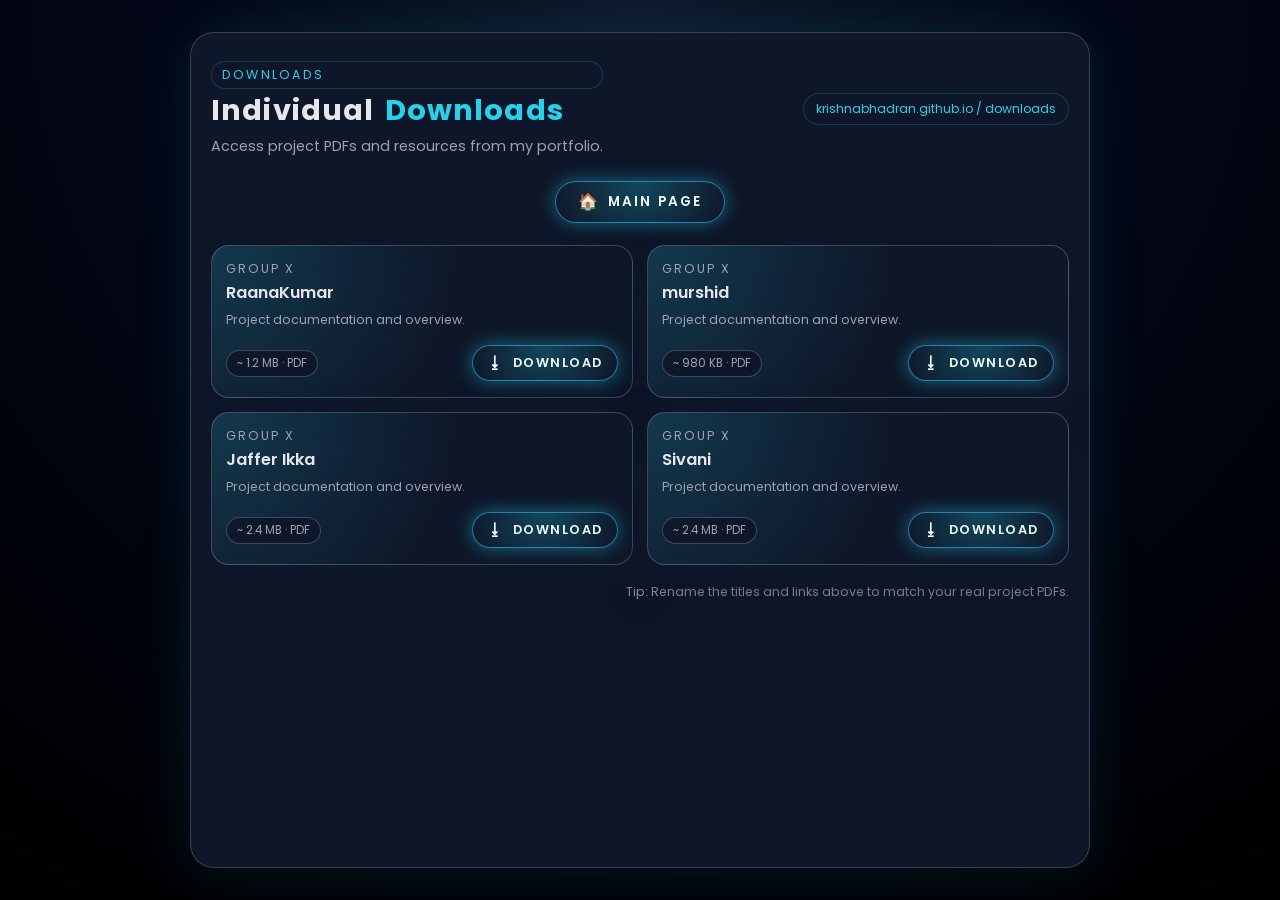
<file: downloadsin.html>
<!DOCTYPE html>
<html lang="en">
<head>
  <meta charset="UTF-8" />
  <meta name="viewport" content="width=device-width, initial-scale=1.0" />
  <title>Individual Downloads</title>
  <link href="https://fonts.googleapis.com/css2?family=Poppins:wght@300;400;600;700&display=swap" rel="stylesheet" />
  <style>
    :root {
      --bg: #020617;
      --card-bg: #020617;
      --accent: #22d3ee;
      --accent-soft: rgba(34, 211, 238, 0.2);
      --text-main: #e5e7eb;
      --text-muted: #9ca3af;
      --border-soft: rgba(148, 163, 184, 0.3);
    }

    * {
      box-sizing: border-box;
      margin: 0;
      padding: 0;
    }

    body {
      font-family: "Poppins", system-ui, -apple-system, BlinkMacSystemFont, "Segoe UI", sans-serif;
      min-height: 100vh;
      background: radial-gradient(circle at top, #0f172a 0, #020617 40%, #000 100%);
      color: var(--text-main);
      display: flex;
      justify-content: center;
      padding: 32px 16px;
    }

    .wrapper {
      width: 100%;
      max-width: 900px;
      border-radius: 24px;
      padding: 28px 20px 32px;
      background: linear-gradient(135deg, rgba(15, 23, 42, 0.98), rgba(15, 23, 42, 0.92));
      box-shadow: 0 0 60px rgba(34, 211, 238, 0.12);
      border: 1px solid var(--border-soft);
      position: relative;
      overflow: hidden;
    }

    .wrapper::before {
      content: "";
      position: absolute;
      inset: -20%;
      background: radial-gradient(circle at 0 0, rgba(34, 211, 238, 0.12), transparent 55%),
                  radial-gradient(circle at 100% 100%, rgba(56, 189, 248, 0.11), transparent 55%);
      opacity: 0.8;
      pointer-events: none;
      z-index: -1;
    }

    .page-header {
      display: flex;
      justify-content: space-between;
      align-items: center;
      gap: 12px;
      margin-bottom: 24px;
    }

    .title-block h1 {
      font-size: 1.8rem;
      letter-spacing: 0.04em;
      display: flex;
      align-items: center;
      gap: 10px;
    }

    .title-pill {
      font-size: 0.78rem;
      text-transform: uppercase;
      letter-spacing: 0.18em;
      padding: 4px 10px;
      border-radius: 999px;
      border: 1px solid var(--accent-soft);
      background-color: rgba(15, 23, 42, 0.8);
      color: var(--accent);
    }

    .subtitle {
      font-size: 0.9rem;
      color: var(--text-muted);
      margin-top: 4px;
    }

    .badge {
      font-size: 0.75rem;
      padding: 6px 12px;
      border-radius: 999px;
      border: 1px solid var(--accent-soft);
      background: rgba(15, 23, 42, 0.9);
      color: var(--accent);
      white-space: nowrap;
    }

    .downloads-grid {
      margin-top: 10px;
      display: grid;
      grid-template-columns: minmax(0, 1fr);
      gap: 14px;
    }

    @media (min-width: 640px) {
      .downloads-grid {
        grid-template-columns: repeat(2, minmax(0, 1fr));
      }
    }

    .download-card {
      position: relative;
      border-radius: 18px;
      padding: 14px 14px 16px;
      background: radial-gradient(circle at top left, rgba(34, 211, 238, 0.18), transparent 55%),
                  radial-gradient(circle at bottom right, rgba(15, 23, 42, 0.95), rgba(15, 23, 42, 1));
      border: 1px solid rgba(148, 163, 184, 0.35);
      box-shadow: 0 18px 40px rgba(15, 23, 42, 0.85);
      display: flex;
      flex-direction: column;
      justify-content: space-between;
      gap: 10px;
    }

    .download-label {
      font-size: 0.78rem;
      text-transform: uppercase;
      letter-spacing: 0.16em;
      color: var(--text-muted);
      margin-bottom: 2px;
    }

    .download-title {
      font-size: 1.02rem;
      font-weight: 600;
      margin-bottom: 6px;
    }

    .download-meta {
      font-size: 0.78rem;
      color: var(--text-muted);
    }

    .card-footer {
      margin-top: 6px;
      display: flex;
      justify-content: space-between;
      align-items: center;
      gap: 10px;
    }

    .btn-download {
      display: inline-flex;
      align-items: center;
      gap: 8px;
      padding: 8px 14px;
      border-radius: 999px;
      border: 1px solid rgba(56, 189, 248, 0.6);
      background: radial-gradient(circle at top, rgba(34, 211, 238, 0.26), rgba(15, 23, 42, 1));
      color: #ecfeff;
      font-size: 0.8rem;
      font-weight: 600;
      text-decoration: none;
      text-transform: uppercase;
      letter-spacing: 0.12em;
      cursor: pointer;
      transition: transform 0.16s ease, box-shadow 0.16s ease, background 0.16s ease, border-color 0.16s ease;
      box-shadow: 0 0 18px rgba(34, 211, 238, 0.45);
    }

    .btn-download span.icon {
      font-size: 1rem;
      line-height: 1;
    }

    .btn-download:hover {
      transform: translateY(-1px) scale(1.01);
      box-shadow: 0 0 30px rgba(34, 211, 238, 0.7);
      border-color: rgba(56, 189, 248, 0.9);
      background: radial-gradient(circle at top, rgba(45, 212, 191, 0.35), rgba(15, 23, 42, 1));
    }

    .btn-download:active {
      transform: translateY(0);
      box-shadow: 0 0 16px rgba(34, 211, 238, 0.6);
    }

    .size-pill {
      font-size: 0.72rem;
      padding: 4px 10px;
      border-radius: 999px;
      background: rgba(15, 23, 42, 0.9);
      border: 1px solid rgba(148, 163, 184, 0.35);
      color: var(--text-muted);
    }

    .hint-text {
      margin-top: 18px;
      font-size: 0.78rem;
      color: var(--text-muted);
      text-align: right;
    }
  </style>
</head>
<body>
  <main class="wrapper">
    <header class="page-header">
      <div class="title-block">
        <div class="title-pill">Downloads</div>
        <h1>Individual <span style="color: var(--accent);">Downloads</span></h1>
        <p class="subtitle">Access project PDFs and resources from my portfolio.</p>
      </div>
      <div class="badge">krishnabhadran.github.io&nbsp;/&nbsp;downloads</div>
    </header>

    <!-- Button to go back to main page -->
    <div style="text-align:center; margin-bottom:22px;">
      <a href="index.html" class="btn-download" style="padding:10px 22px; font-size:0.85rem; letter-spacing:0.15em;">
        <span class="icon">🏠</span>
        <span>Main Page</span>
      </a>
    </div>

    <section class="downloads-grid">
      <article class="download-card">
        <div>
          <div class="download-label">Group x</div>
          <div class="download-title">RaanaKumar</div>
          <div class="download-meta">Project documentation and overview.</div>
        </div>
        <div class="card-footer">
          <span class="size-pill">~ 1.2 MB · PDF</span>
          <a class="btn-download" href="downloads1/Rana.pdf" download>
            <span class="icon">⭳</span>
            <span>Download</span>
          </a>
        </div>
      </article>

      <article class="download-card">
        <div>
          <div class="download-label">Group x</div>
          <div class="download-title">murshid</div>
          <div class="download-meta">Project documentation and overview.</div>
        </div>
        <div class="card-footer">
          <span class="size-pill">~ 980 KB · PDF</span>
          <a class="btn-download" href="downloads1/murshid.pdf" download>
            <span class="icon">⭳</span>
            <span>Download</span>
          </a>
        </div>
      </article>

      <article class="download-card">
        <div>
          <div class="download-label">Group x</div>
          <div class="download-title">Jaffer Ikka</div>
          <div class="download-meta">Project documentation and overview.</div>
        </div>
        <div class="card-footer">
          <span class="size-pill">~ 2.4 MB · PDF</span>
          <a class="btn-download" href="downloads1/jaffer.pdf" download>
            <span class="icon">⭳</span>
            <span>Download</span>
          </a>
        </div>
      </article>
         <article class="download-card">
        <div>
          <div class="download-label">Group x</div>
          <div class="download-title">Sivani </div>
          <div class="download-meta">Project documentation and overview.</div>
        </div>
        <div class="card-footer">
          <span class="size-pill">~ 2.4 MB · PDF</span>
          <a class="btn-download" href="downloads1/Sivani.pdf" download>
            <span class="icon">⭳</span>
            <span>Download</span>
          </a>
        </div>
      </article>
    </section>

    <p class="hint-text">Tip: Rename the titles and links above to match your real project PDFs.</p>
  </main>
</body>
</html>
</file>
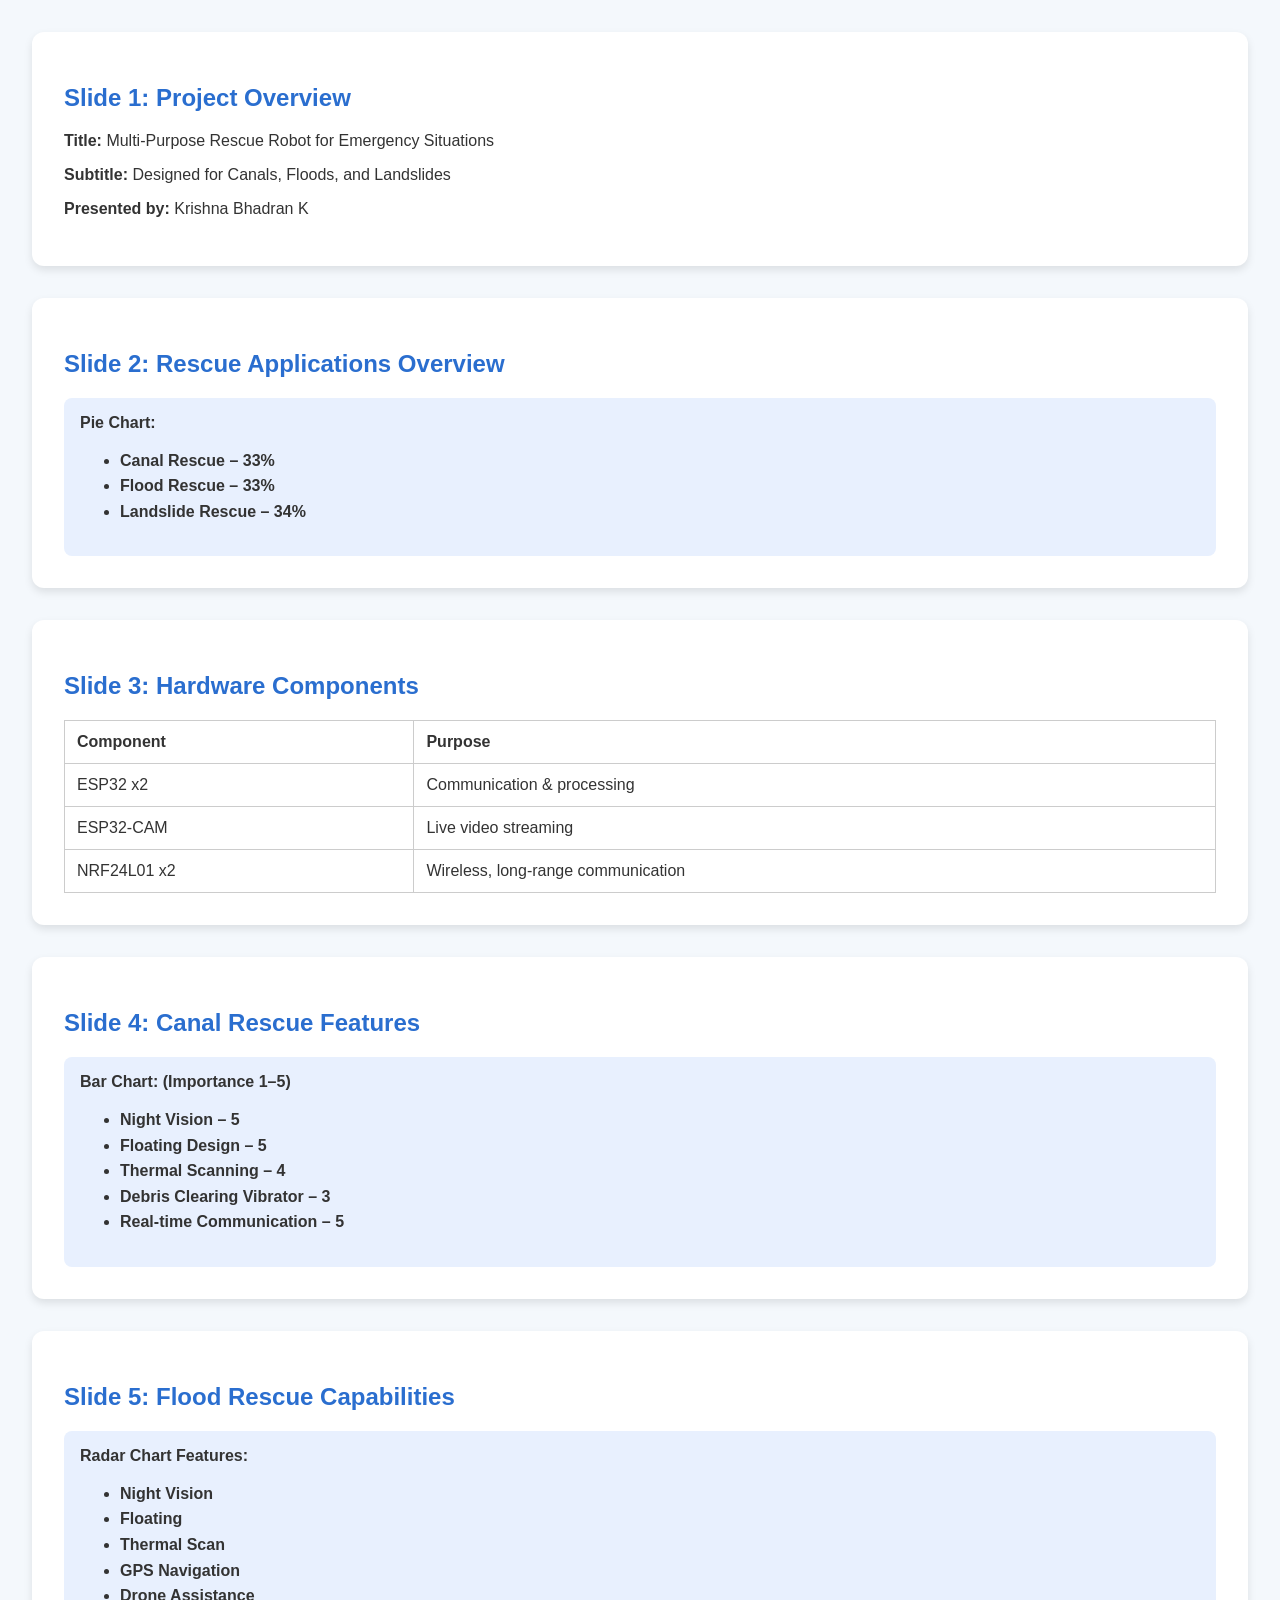
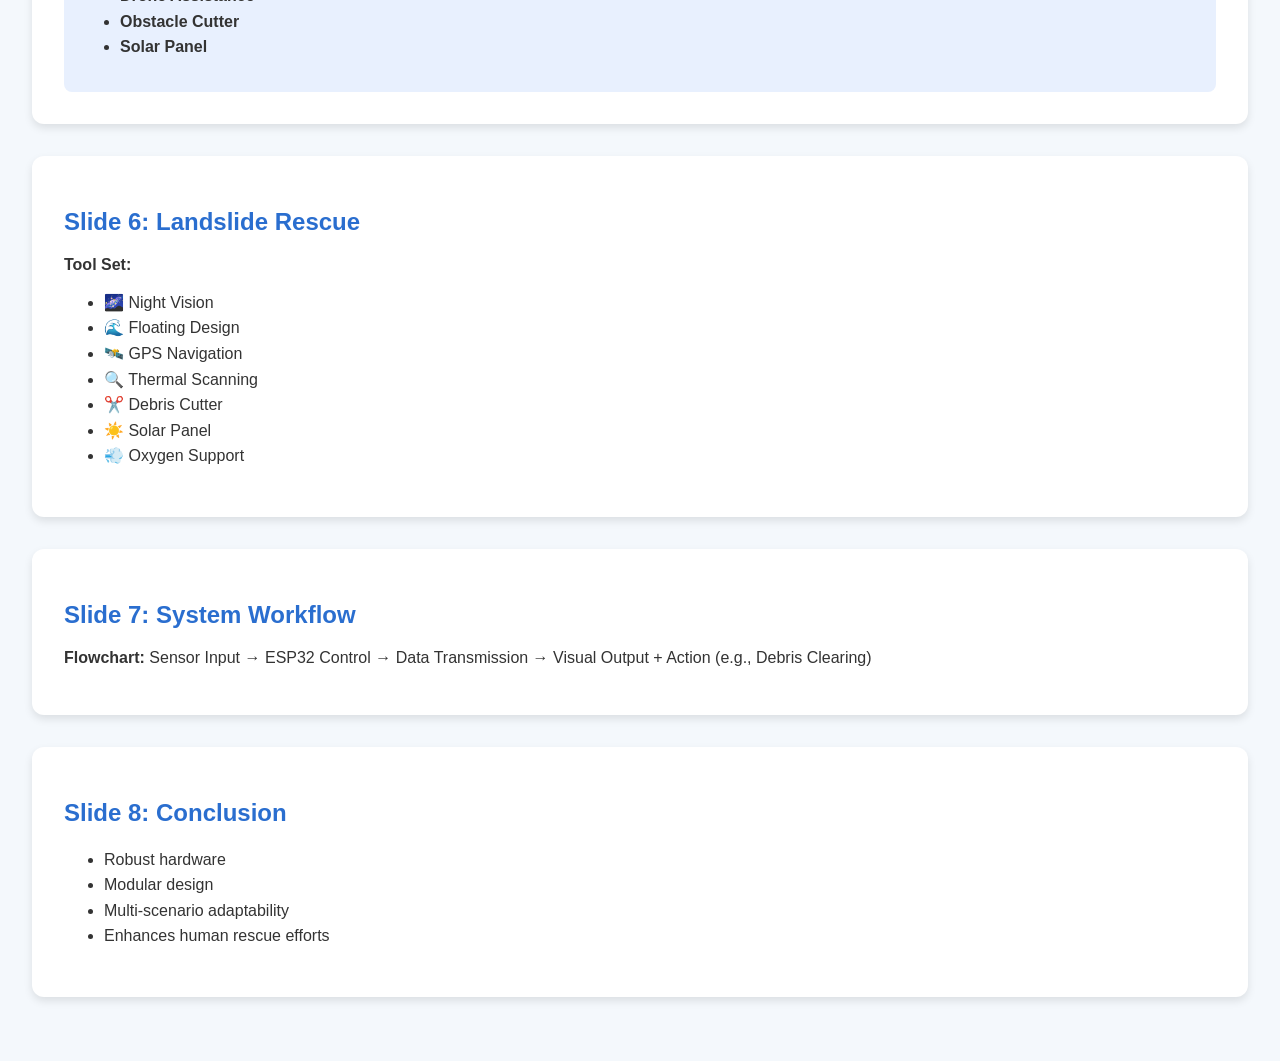
<file: info.html>
<!DOCTYPE html>
<html lang="en">
<head>
  <meta charset="UTF-8">
  <meta name="viewport" content="width=device-width, initial-scale=1.0">
  <title>Multi-Purpose Rescue Robot Presentation</title>
  <style>
    body {
      font-family: 'Segoe UI', sans-serif;
      background: #f4f8fc;
      color: #333;
      margin: 0;
      padding: 2rem;
    }
    .slide {
      background: white;
      border-radius: 12px;
      box-shadow: 0 4px 8px rgba(0,0,0,0.1);
      padding: 2rem;
      margin-bottom: 2rem;
    }
    h2 {
      color: #2a6ecf;
    }
    table {
      width: 100%;
      border-collapse: collapse;
      margin-top: 1rem;
    }
    table, th, td {
      border: 1px solid #ccc;
    }
    th, td {
      padding: 0.75rem;
      text-align: left;
    }
    ul {
      line-height: 1.6;
    }
    .chart-box {
      background: #e8f0fe;
      padding: 1rem;
      border-radius: 8px;
      margin-top: 1rem;
      font-weight: bold;
    }
  </style>
</head>
<body>

  <div class="slide">
    <h2>Slide 1: Project Overview</h2>
    <p><strong>Title:</strong> Multi-Purpose Rescue Robot for Emergency Situations</p>
    <p><strong>Subtitle:</strong> Designed for Canals, Floods, and Landslides</p>
    <p><strong>Presented by:</strong> Krishna Bhadran K</p>
  </div>

  <div class="slide">
    <h2>Slide 2: Rescue Applications Overview</h2>
    <div class="chart-box">Pie Chart:
      <ul>
        <li>Canal Rescue – 33%</li>
        <li>Flood Rescue – 33%</li>
        <li>Landslide Rescue – 34%</li>
      </ul>
    </div>
  </div>

  <div class="slide">
    <h2>Slide 3: Hardware Components</h2>
    <table>
      <tr><th>Component</th><th>Purpose</th></tr>
      <tr><td>ESP32 x2</td><td>Communication & processing</td></tr>
      <tr><td>ESP32-CAM</td><td>Live video streaming</td></tr>
      <tr><td>NRF24L01 x2</td><td>Wireless, long-range communication</td></tr>
    </table>
  </div>

  <div class="slide">
    <h2>Slide 4: Canal Rescue Features</h2>
    <div class="chart-box">Bar Chart: (Importance 1–5)
      <ul>
        <li>Night Vision – 5</li>
        <li>Floating Design – 5</li>
        <li>Thermal Scanning – 4</li>
        <li>Debris Clearing Vibrator – 3</li>
        <li>Real-time Communication – 5</li>
      </ul>
    </div>
  </div>

  <div class="slide">
    <h2>Slide 5: Flood Rescue Capabilities</h2>
    <div class="chart-box">Radar Chart Features:
      <ul>
        <li>Night Vision</li>
        <li>Floating</li>
        <li>Thermal Scan</li>
        <li>GPS Navigation</li>
        <li>Drone Assistance</li>
        <li>Obstacle Cutter</li>
        <li>Solar Panel</li>
      </ul>
    </div>
  </div>

  <div class="slide">
    <h2>Slide 6: Landslide Rescue</h2>
    <p><strong>Tool Set:</strong></p>
    <ul>
      <li>🌌 Night Vision</li>
      <li>🌊 Floating Design</li>
      <li>🛰️ GPS Navigation</li>
      <li>🔍 Thermal Scanning</li>
      <li>✂️ Debris Cutter</li>
      <li>☀️ Solar Panel</li>
      <li>💨 Oxygen Support</li>
    </ul>
  </div>

  <div class="slide">
    <h2>Slide 7: System Workflow</h2>
    <p><strong>Flowchart:</strong> Sensor Input → ESP32 Control → Data Transmission → Visual Output + Action (e.g., Debris Clearing)</p>
  </div>

  <div class="slide">
    <h2>Slide 8: Conclusion</h2>
    <ul>
      <li>Robust hardware</li>
      <li>Modular design</li>
      <li>Multi-scenario adaptability</li>
      <li>Enhances human rescue efforts</li>
    </ul>
  </div>

</body>
</html>
</file>
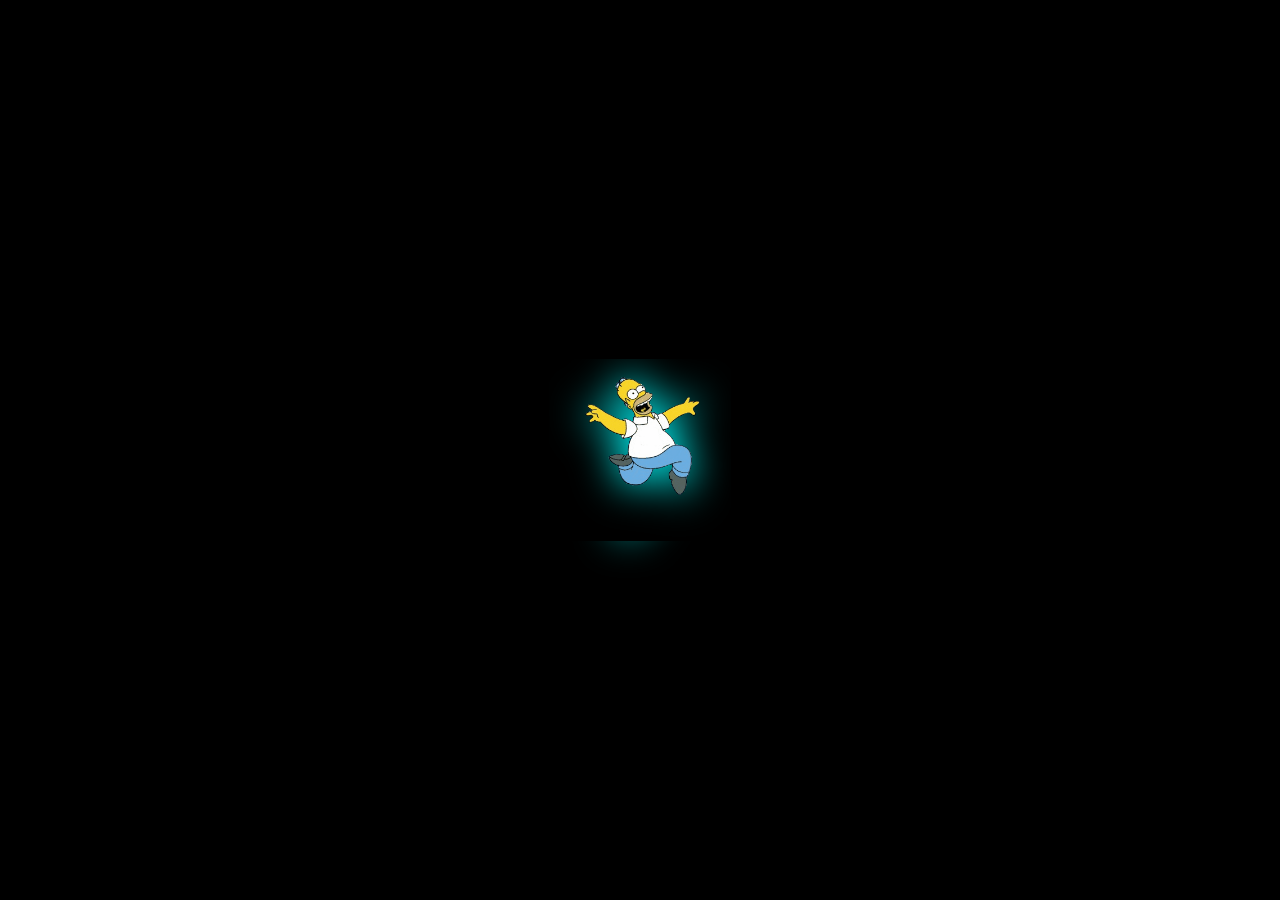
<file: new.html>
<!DOCTYPE html>
<html lang="en">
<head>
  <meta charset="UTF-8">
  <meta name="viewport" content="width=device-width, initial-scale=1.0">
  <title>My Projects</title>
  <style>
    body {
      font-family: 'Poppins', sans-serif;
      background: linear-gradient(135deg, #0f172a, #1e293b);
      color: #fff;
      margin: 0;
      padding: 0;
    }

    header {
      text-align: center;
      padding: 30px;
    }

    h1 {
      font-size: 2.5rem;
      color: #38bdf8;
    }

    /* Tabs */
    .tabs {
      display: flex;
      justify-content: center;
      flex-wrap: wrap;
      margin: 20px 0;
    }

    .tab-btn {
      background: #1e293b;
      border: none;
      padding: 12px 24px;
      margin: 8px;
      cursor: pointer;
      border-radius: 25px;
      color: #fff;
      font-size: 1rem;
      transition: 0.3s;
    }
    .tab-btn:hover, .tab-btn.active {
      background: #38bdf8;
      color: #0f172a;
      font-weight: bold;
    }

    /* Tab Content */
    .tab-content {
      display: none;
      text-align: center;
      padding: 20px;
      max-width: 800px;
      margin: auto;
    }

    .tab-content.active {
      display: block;
      animation: fadeIn 0.6s ease-in-out;
    }

    .tab-content img {
      width: 350px;
      max-width: 90%;
      border-radius: 20px;
      margin-bottom: 20px;
      box-shadow: 0px 5px 20px rgba(56,189,248,0.3);
    }

    .tab-content h2 {
      color: #38bdf8;
      font-size: 1.8rem;
    }

    @keyframes fadeIn {
      from { opacity: 0; transform: translateY(20px);}
      to { opacity: 1; transform: translateY(0);}
    }

    footer {
      margin-top: 40px;
      padding: 20px;
      text-align: center;
      background: #1e293b;
      color: #9ca3af;
    }
     #loader {
      position: fixed;
      top: 0; left: 0; width: 100%; height: 100%;
      background: black;
      display: flex; align-items: center; justify-content: center;
      z-index: 9999;
      overflow: hidden;
    }
    .runner {
      position: relative;
      width: 180px; /* adjust size */
      height: auto;
      filter: drop-shadow(0 0 20px cyan);
      animation: runBounce 3s linear infinite alternate;
    }

    @keyframes runBounce {
      0%   { left: -20vw; transform: scaleX(1); }   /* run right */
      100% { left: 80vw;  transform: scaleX(1); }   /* reached right */
    }
  </style>
</head>
<body>

  <header>
    <h1>🚀 My Upcoming Projects</h1>
    <p>Explore my innovative creations and future ideas</p>
  </header>
  <div id="loader">
    <!-- Replace with your running boy GIF -->
    <img src="images/Happy-Homer-Simpson-GIF-unscreen.gif" alt="Running Boy Loader" class="runner">
  </div>
  
  <!-- Tabs -->
  <div class="tabs">
    <button class="tab-btn active" data-tab="rescue">Rescue Rover</button>
    <button class="tab-btn" data-tab="eco">Smart Eco System</button>
    <button class="tab-btn" data-tab="edtech">Future EdTech</button>
  </div>

  <!-- Tab Content -->
  <div class="tab-content active" id="rescue">
    <img src="images/ChatGPT Image Aug 28, 2025, 09_42_00 PM.png" alt="Rescue Rover">
    <h2>Rescue Rover</h2>
    <p>A futuristic robotic disaster support system that won <b>3rd prize</b> at Wayanad THSS Tech Fest.  
       Built with ESP32, Raspberry Pi, radio modules, and AI vision to assist rescue missions.</p>
  </div>

  <div class="tab-content" id="eco">
    <img src="images/Smart Eco System Design.png" alt="Smart Eco System">
    <h2>Smart Eco System</h2>
    <p>An upcoming <b>Smart City project</b> to manage energy, water, and waste efficiently using IoT + AI.  
       Designed to build <b>sustainable cities of the future</b>.</p>
  </div>

  <div class="tab-content" id="edtech">
    <img src="images/Futuro de la Educación Digital.png" alt="Future EdTech">
    <h2>Future EdTech</h2>
    <p>A futuristic educational platform that blends <b>robotics, AI, and virtual labs</b> to empower learning.  
       Aiming to revolutionize how students learn in the digital era.</p>
  </div>

  <footer>
    <p>© 2025 Krishnabhadran K | All Rights Reserved</p>
  </footer>

  <script>
      
    // Loader control with delay
    window.addEventListener("load", () => {
      setTimeout(() => {
        document.getElementById("loader").style.display = "none";
      }, 2000); // stays 4s, change to 6000 for 6s
    });
    const tabs = document.querySelectorAll(".tab-btn");
    const contents = document.querySelectorAll(".tab-content");

    tabs.forEach(tab => {
      tab.addEventListener("click", () => {
        tabs.forEach(t => t.classList.remove("active"));
        tab.classList.add("active");

        contents.forEach(c => c.classList.remove("active"));
        document.getElementById(tab.dataset.tab).classList.add("active");
      });
    });
  </script>

</body>
</html>
</file>
